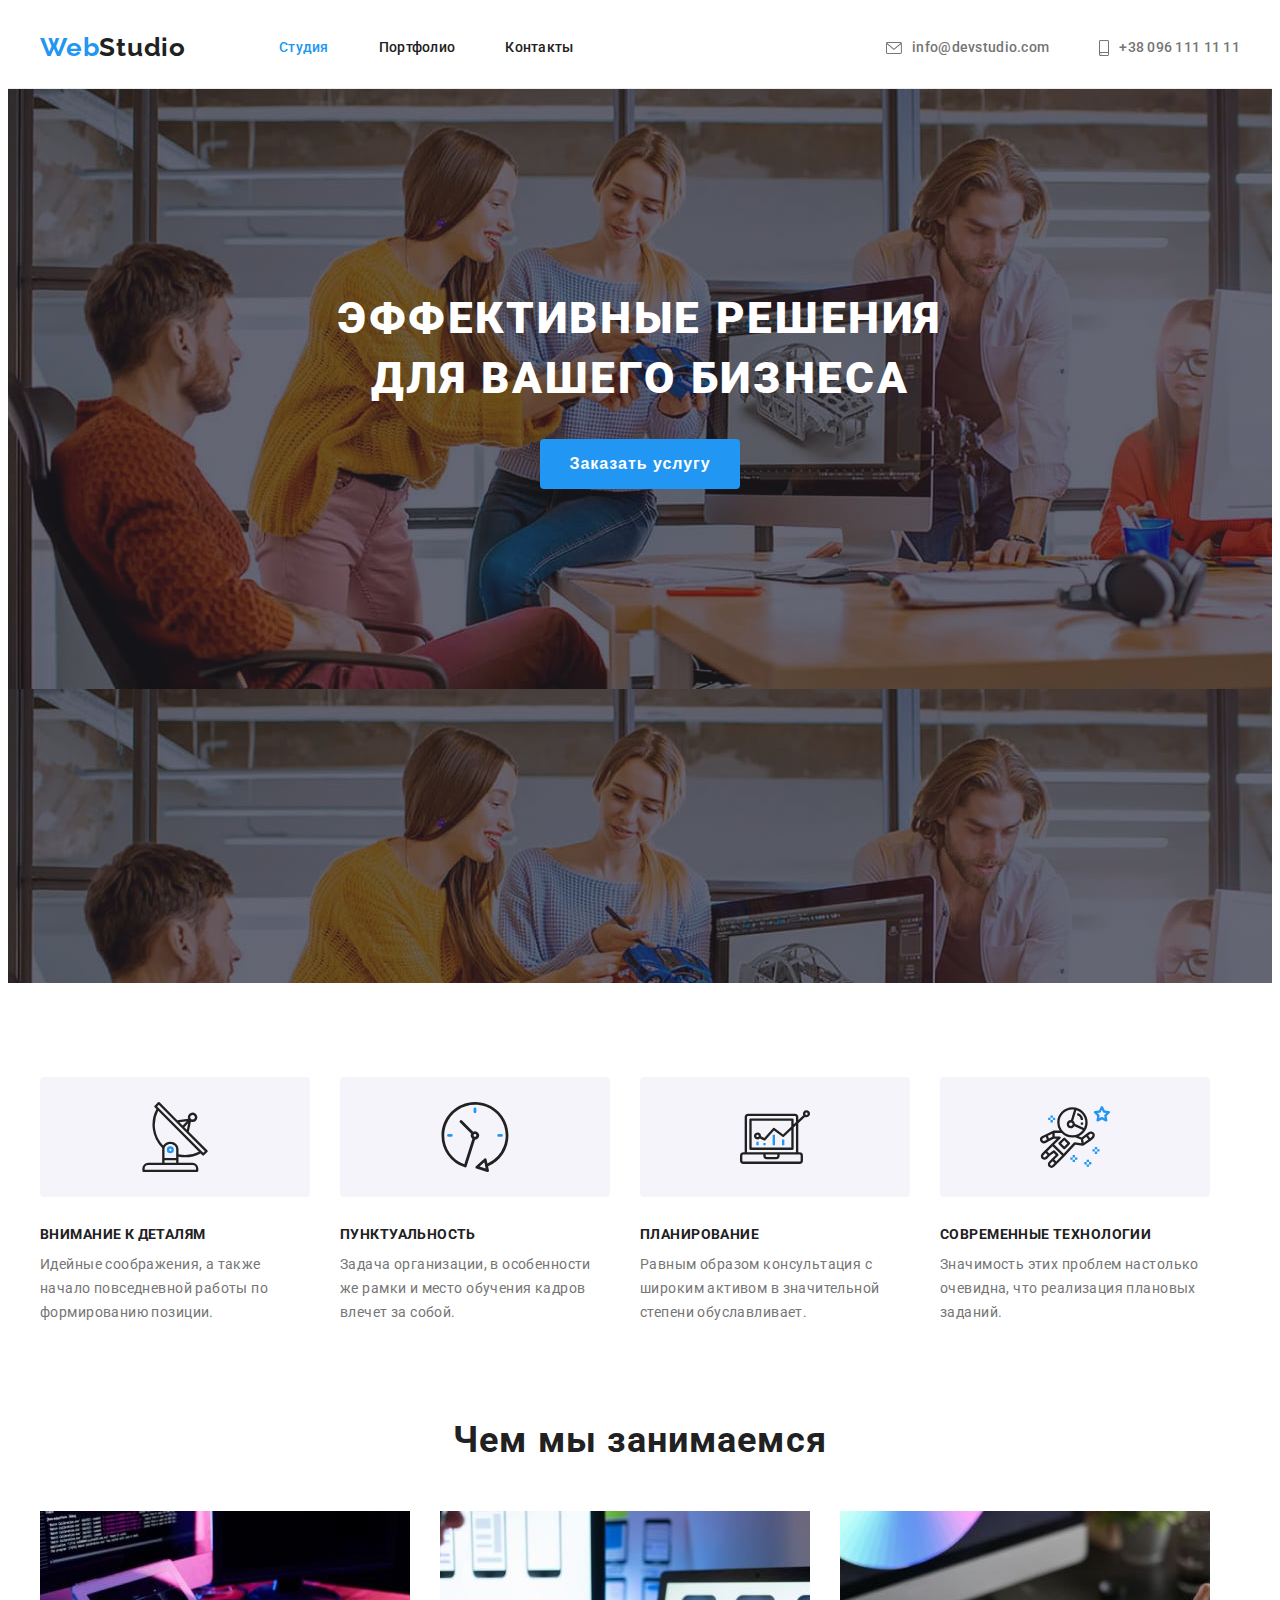
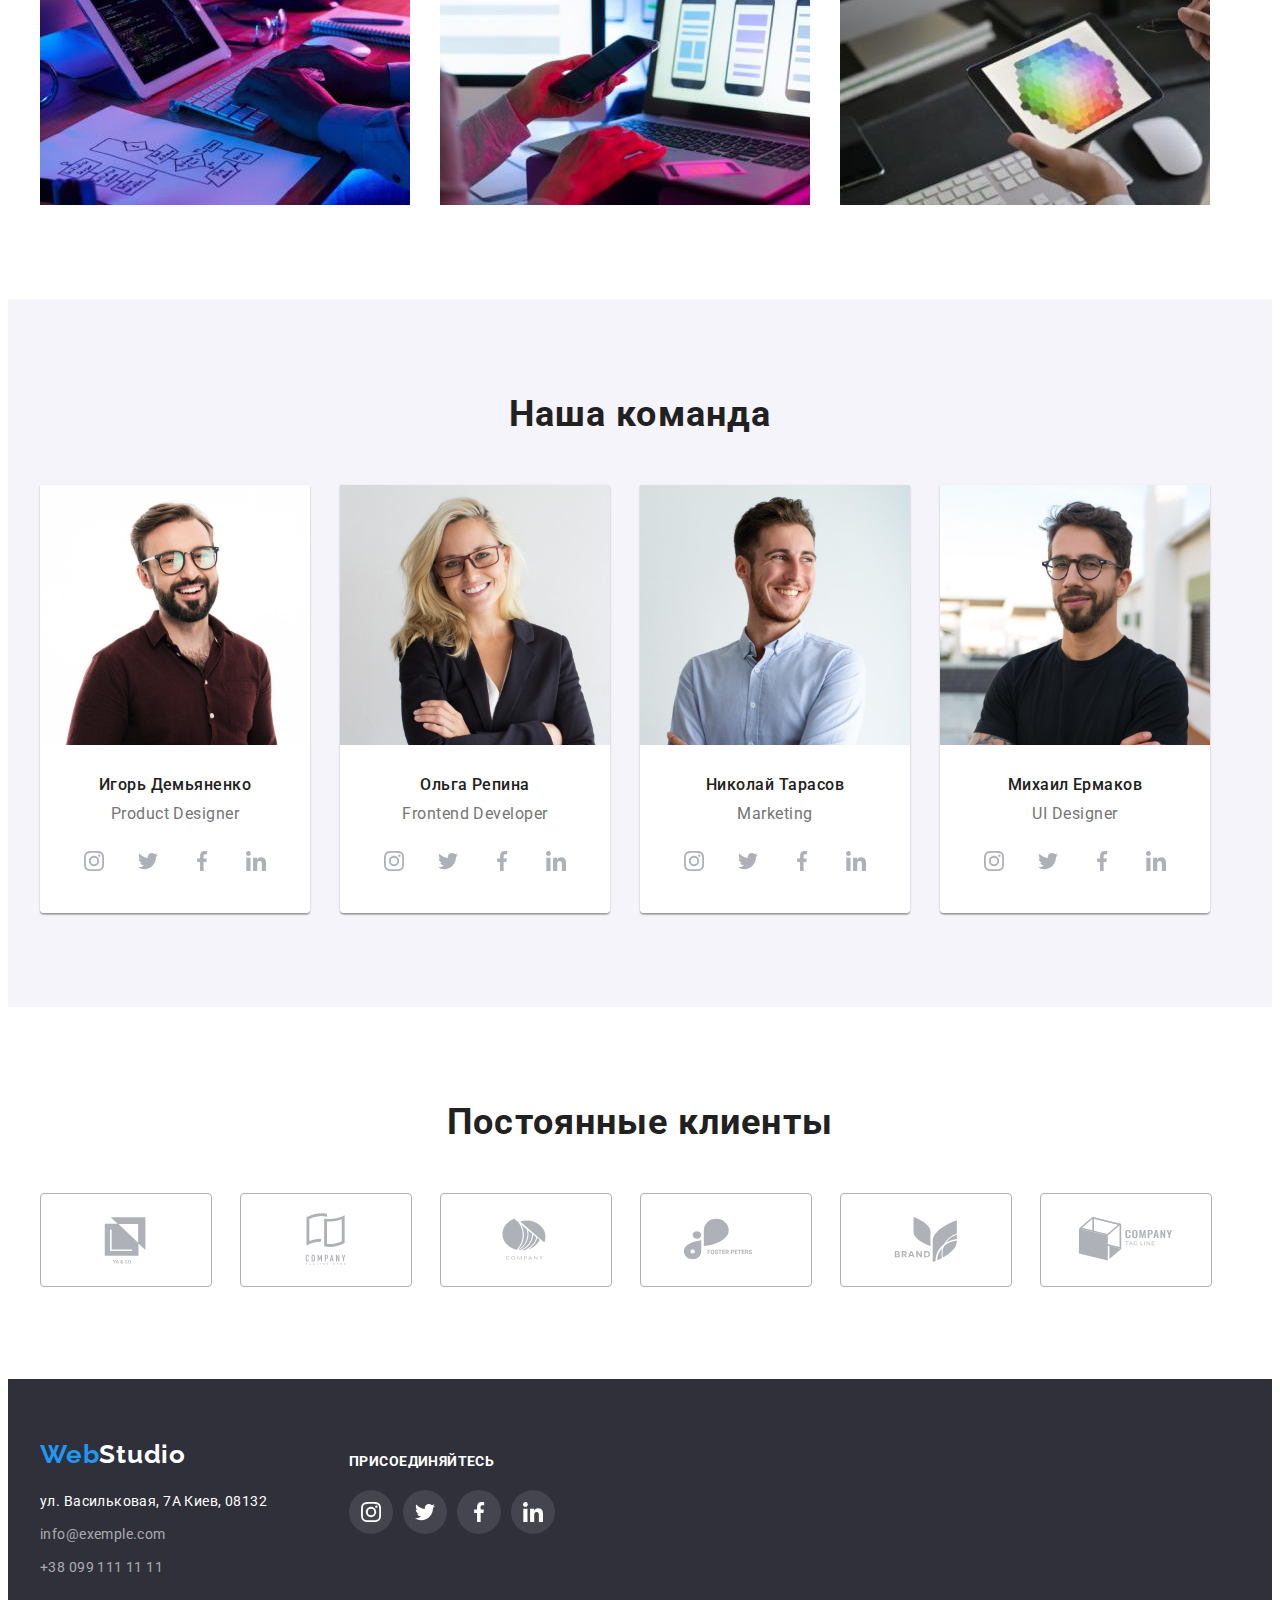
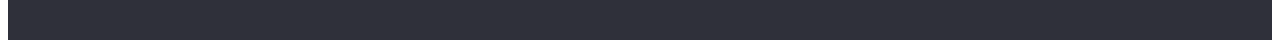
<file: index.html>
<!DOCTYPE html>
<html lang="ru">
  <head>
    <meta charset="UTF-8" />
    <meta http-equiv="X-UA-Compatible" content="IE=edge" />
    <meta name="viewport" content="width=device-width, initial-scale=1.0" />
    <link rel="preconnect" href="https://fonts.googleapis.com" />
    <link rel="preconnect" href="https://fonts.gstatic.com" crossorigin />
    <link
      href="https://fonts.googleapis.com/css2?family=Raleway:wght@700&family=Roboto:wght@400;500;700;900&display=swap"
      rel="stylesheet"
    />
    <link
      rel="stylesheet"
      href="https://cdnjs.cloudflare.com/ajax/libs/modern-normalize/1.1.0/modern-normalize.min.css"
      integrity="sha512-wpPYUAdjBVSE4KJnH1VR1HeZfpl1ub8YT/NKx4PuQ5NmX2tKuGu6U/JRp5y+Y8XG2tV+wKQpNHVUX03MfMFn9Q=="
      crossorigin="anonymous"
      referrerpolicy="no-referrer"
    />
    <link rel="stylesheet" href="./css/styles.css" />
    <title>ВебСтудия</title>
  </head>

  <body>
    <header class="header">
      <div class="container">
        <nav class="header-nav">
          <a lang="en" href="" class="logo link">Web<span class="header-accent">Studio</span></a>
          <ul class="header-list list">
            <li class="header-item">
              <a href="" class="header-link current link">Студия</a>
            </li>
            <li class="header-item">
              <a href="./portfolio.html" class="header-link link">Портфолио</a>
            </li>
            <li class="header-item">
              <a href="" class="header-link link">Контакты</a>
            </li>
          </ul>
        </nav>
        <div class="header-contacts">
          <a href="mailto:info@devstudio.com" class="header-contacts-link link" lang="en">
            <svg class="header-link-icon" width="16" height="12">
              <use href="./images/icons.svg#icon-email"></use>
            </svg>
            info@devstudio.com</a
          >
          <a href="tel:+380961111111" class="header-contacts-link link">
            <svg class="header-link-icon" width="10" height="16">
              <use href="./images/icons.svg#icon-smartphone"></use>
            </svg>
            +38 096 111 11 11</a
          >
        </div>
      </div>
    </header>

    <main>
      <section class="hero section">
        <div class="container hero-main">
          <h1 class="hero-title">
            Эффективные решения <br />
            для вашего бизнеса
          </h1>
          <button class="hero-button" type="button">Заказать услугу</button>
        </div>
      </section>

      <section class="offer section">
        <div class="container">
          <h2 class="visually-hidden">Наши преимущества</h2>
          <ul class="offer-list list">
            <li class="offer-item">
              <div class="offer-thumb">
                <svg class="offer-icon" width="70" height="70">
                  <use href="./images/icons.svg#icon-antenna"></use>
                </svg>
              </div>
              <h3 class="offer-title">Внимание к деталям</h3>
              <p class="offer-text">
                Идейные соображения, а также начало повседневной работы по формированию позиции.
              </p>
            </li>
            <li class="offer-item">
              <div class="offer-thumb">
                <svg class="offer-icon" width="70" height="70">
                  <use href="./images/icons.svg#icon-clock"></use>
                </svg>
              </div>
              <h3 class="offer-title">Пунктуальность</h3>
              <p class="offer-text">
                Задача организации, в особенности же рамки и место обучения кадров влечет за собой.
              </p>
            </li>
            <li class="offer-item">
              <div class="offer-thumb">
                <svg class="offer-icon" width="70" height="70">
                  <use href="./images/icons.svg#icon-diagram"></use>
                </svg>
              </div>
              <h3 class="offer-title">Планирование</h3>
              <p class="offer-text">
                Равным образом консультация с широким активом в значительной степени обуславливает.
              </p>
            </li>
            <li class="offer-item">
              <div class="offer-thumb">
                <svg class="offer-icon" width="70" height="70">
                  <use href="./images/icons.svg#icon-astronaut"></use>
                </svg>
              </div>
              <h3 class="offer-title">Современные технологии</h3>
              <p class="offer-text">
                Значимость этих проблем настолько очевидна, что реализация плановых заданий.
              </p>
            </li>
          </ul>
        </div>
      </section>

      <section class="about section">
        <div class="container">
          <h2 class="about-title">Чем мы занимаемся</h2>
          <ul class="about-list list">
            <li class="about-item">
              <img
                src="./images/programmer-working-img1.jpg"
                width="370"
                height="294"
                alt="Програмист"
              />
            </li>
            <li class="about-item">
              <img
                src="./images/web-ui-designer-img2.jpg"
                width="370"
                height="294"
                alt="Веб дизайнер"
              />
            </li>
            <li class="about-item">
              <img
                src="./images/creative-artist-img3.jpg"
                width="370"
                height="294"
                alt="Художник"
              />
            </li>
          </ul>
        </div>
      </section>

      <section class="team section">
        <div class="container">
          <h2 class="team-title">Наша команда</h2>
          <ul class="team-list list">
            <li class="team-item">
              <img
                src="./images/team-card-img1.jpg"
                alt="Дизайнер продукта"
                width="270"
                height="260"
              />
              <div class="team-content">
                <h3 class="team-member">Игорь Демьяненко</h3>
                <p class="team-text" lang="en">Product Designer</p>
                <ul class="socials-list list">
                  <li class="socials-item">
                    <a href="" class="socials-link link">
                      <svg class="socials-icon" width="20" height="20">
                        <use href="./images/icons.svg#icon-instagram"></use>
                      </svg>
                    </a>
                  </li>
                  <li class="socials-item">
                    <a href="" class="socials-link link">
                      <svg class="socials-icon" width="20" height="20">
                        <use href="./images/icons.svg#icon-twitter"></use>
                      </svg>
                    </a>
                  </li>
                  <li class="socials-item">
                    <a href="" class="socials-link link">
                      <svg class="socials-icon" width="20" height="20">
                        <use href="./images/icons.svg#icon-facebook"></use>
                      </svg>
                    </a>
                  </li>
                  <li class="socials-item">
                    <a href="" class="socials-link link">
                      <svg class="socials-icon" width="20" height="20">
                        <use href="./images/icons.svg#icon-linkedin"></use>
                      </svg>
                    </a>
                  </li>
                </ul>
              </div>
            </li>
            <li class="team-item">
              <img src="./images/team-card-img2.jpg" alt="Разработчик" width="270" height="260" />
              <div class="team-content">
                <h3 class="team-member">Ольга Репина</h3>
                <p class="team-text" lang="en">Frontend Developer</p>
                <ul class="socials-list list">
                  <li class="socials-item">
                    <a href="" class="socials-link link">
                      <svg class="socials-icon" width="20" height="20">
                        <use href="./images/icons.svg#icon-instagram"></use>
                      </svg>
                    </a>
                  </li>
                  <li class="socials-item">
                    <a href="" class="socials-link link">
                      <svg class="socials-icon" width="20" height="20">
                        <use href="./images/icons.svg#icon-twitter"></use>
                      </svg>
                    </a>
                  </li>
                  <li class="socials-item">
                    <a href="" class="socials-link link">
                      <svg class="socials-icon" width="20" height="20">
                        <use href="./images/icons.svg#icon-facebook"></use>
                      </svg>
                    </a>
                  </li>
                  <li class="socials-item">
                    <a href="" class="socials-link link">
                      <svg class="socials-icon" width="20" height="20">
                        <use href="./images/icons.svg#icon-linkedin"></use>
                      </svg>
                    </a>
                  </li>
                </ul>
              </div>
            </li>
            <li class="team-item">
              <img src="./images/team-card-img3.jpg" alt="Маркетолог" width="270" height="260" />
              <div class="team-content">
                <h3 class="team-member">Николай Тарасов</h3>
                <p class="team-text" lang="en">Marketing</p>
                <ul class="socials-list list">
                  <li class="socials-item">
                    <a href="" class="socials-link link">
                      <svg class="socials-icon" width="20" height="20">
                        <use href="./images/icons.svg#icon-instagram"></use>
                      </svg>
                    </a>
                  </li>
                  <li class="socials-item">
                    <a href="" class="socials-link link">
                      <svg class="socials-icon" width="20" height="20">
                        <use href="./images/icons.svg#icon-twitter"></use>
                      </svg>
                    </a>
                  </li>
                  <li class="socials-item">
                    <a href="" class="socials-link link">
                      <svg class="socials-icon" width="20" height="20">
                        <use href="./images/icons.svg#icon-facebook"></use>
                      </svg>
                    </a>
                  </li>
                  <li class="socials-item">
                    <a href="" class="socials-link link">
                      <svg class="socials-icon" width="20" height="20">
                        <use href="./images/icons.svg#icon-linkedin"></use>
                      </svg>
                    </a>
                  </li>
                </ul>
              </div>
            </li>
            <li class="team-item">
              <img
                src="./images/team-card-img4.jpg"
                alt="Дизайнер интерфейса"
                width="270"
                height="260"
              />
              <div class="team-content">
                <h3 class="team-member">Михаил Ермаков</h3>
                <p class="team-text" lang="en">UI Designer</p>
                <ul class="socials-list list">
                  <li class="socials-item">
                    <a href="" class="socials-link link">
                      <svg class="socials-icon" width="20" height="20">
                        <use href="./images/icons.svg#icon-instagram"></use>
                      </svg>
                    </a>
                  </li>
                  <li class="socials-item">
                    <a href="" class="socials-link link">
                      <svg class="socials-icon" width="20" height="20">
                        <use href="./images/icons.svg#icon-twitter"></use>
                      </svg>
                    </a>
                  </li>
                  <li class="socials-item">
                    <a href="" class="socials-link link">
                      <svg class="socials-icon" width="20" height="20">
                        <use href="./images/icons.svg#icon-facebook"></use>
                      </svg>
                    </a>
                  </li>
                  <li class="socials-item">
                    <a href="" class="socials-link link">
                      <svg class="socials-icon" width="20" height="20">
                        <use href="./images/icons.svg#icon-linkedin"></use>
                      </svg>
                    </a>
                  </li>
                </ul>
              </div>
            </li>
          </ul>
        </div>
      </section>
      <section class="clients section">
        <div class="container">
          <h2 class="clients-title">Постоянные клиенты</h2>
          <ul class="clients-list list">
            <li class="clients-item">
              <a href="" class="clients-link link">
                <svg class="clients-icon" width="106" height="60">
                  <use href="./images/icons.svg#icon-firstcomp"></use>
                </svg>
              </a>
            </li>
            <li class="clients-item">
              <a href="" class="clients-link link">
                <svg class="clients-icon" width="106" height="60">
                  <use href="./images/icons.svg#icon-secondcomp"></use>
                </svg>
              </a>
            </li>
            <li class="clients-item">
              <a href="" class="clients-link link">
                <svg class="clients-icon" width="106" height="60">
                  <use href="./images/icons.svg#icon-thirdcomp"></use>
                </svg>
              </a>
            </li>
            <li class="clients-item">
              <a href="" class="clients-link link">
                <svg class="clients-icon" width="106" height="60">
                  <use href="./images/icons.svg#icon-fosterpeters"></use>
                </svg>
              </a>
            </li>
            <li class="clients-item">
              <a href="" class="clients-link link">
                <svg class="clients-icon" width="106" height="60">
                  <use href="./images/icons.svg#icon-brandcomp"></use>
                </svg>
              </a>
            </li>
            <li class="clients-item">
              <a href="" class="clients-link link">
                <svg class="clients-icon" width="106" height="60">
                  <use href="./images/icons.svg#icon-tagline"></use>
                </svg>
              </a>
            </li>
          </ul>
        </div>
      </section>
    </main>

    <footer class="footer">
      <div class="container">
        <div class="footer-logo-contacts">
          <a lang="en" href="" class="logo link">Web<span class="footer-accent">Studio</span></a>
          <address class="footer-contacts">
            <ul class="footer-list list">
              <li class="footer-item">
                <a href="" class="footer-contacts-link link"> ул. Васильковая, 7А Киев, 08132</a>
              </li>
              <li class="footer-item">
                <a href="mailto:info@exemple.com" class="footer-contacts-link light link" lang="en"
                  >info@exemple.com</a
                >
              </li>
              <li class="footer-item">
                <a href="tel:+380991111111" class="footer-contacts-link light link"
                  >+38 099 111 11 11</a
                >
              </li>
            </ul>
          </address>
        </div>
        <div class="footer-socials">
          <h3 class="footer-socials-title">Присоединяйтесь</h3>
          <ul class="footer-socials-list list">
            <li class="footer-socials-item">
              <a href="" class="footer-socials-link link">
                <svg class="footer-socials-icon" width="20" height="20">
                  <use href="./images/icons.svg#icon-instagram"></use>
                </svg>
              </a>
            </li>
            <li class="footer-socials-item">
              <a href="" class="footer-socials-link link">
                <svg class="footer-socials-icon" width="20" height="20">
                  <use href="./images/icons.svg#icon-twitter"></use>
                </svg>
              </a>
            </li>
            <li class="footer-socials-item">
              <a href="" class="footer-socials-link link">
                <svg class="footer-socials-icon" width="20" height="20">
                  <use href="./images/icons.svg#icon-facebook"></use>
                </svg>
              </a>
            </li>
            <li class="footer-socials-item">
              <a href="" class="footer-socials-link link">
                <svg class="footer-socials-icon" width="20" height="20">
                  <use href="./images/icons.svg#icon-linkedin"></use>
                </svg>
              </a>
            </li>
          </ul>
        </div>
      </div>
    </footer>
  </body>
</html>
</file>
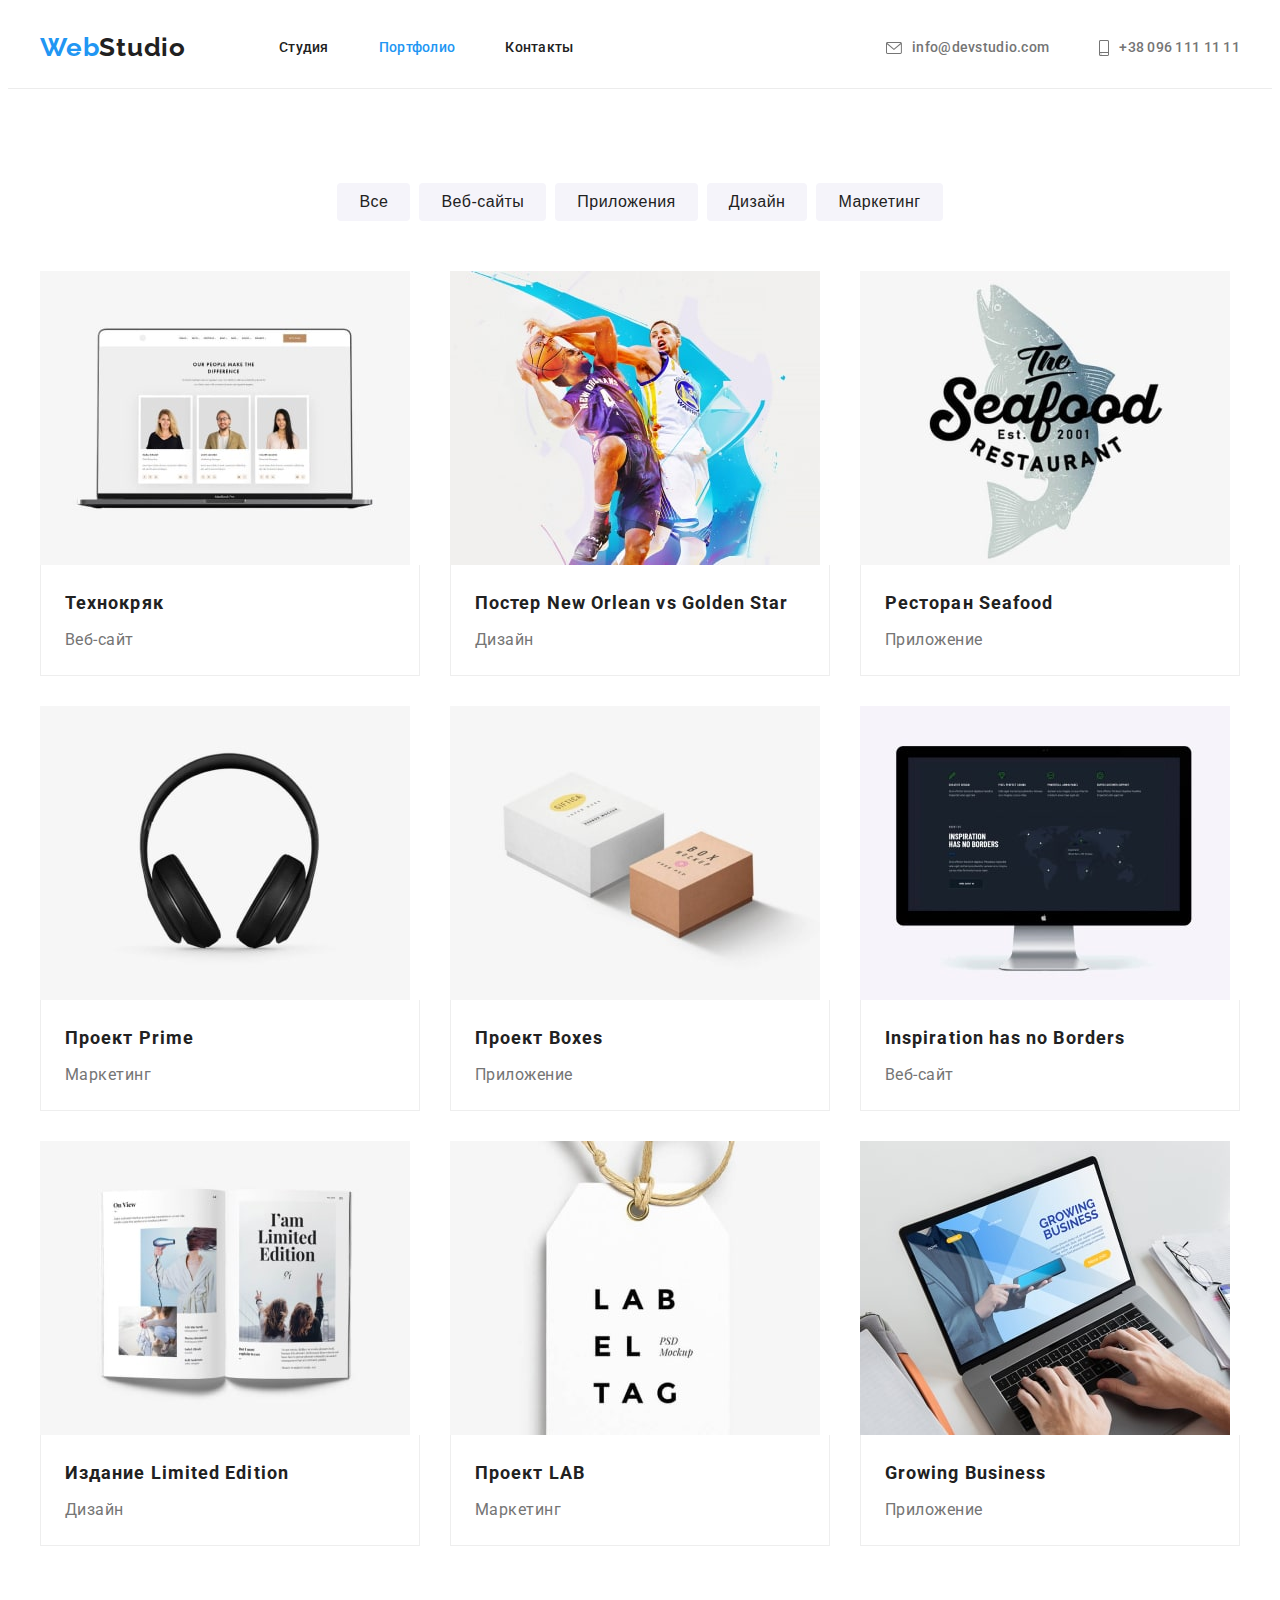
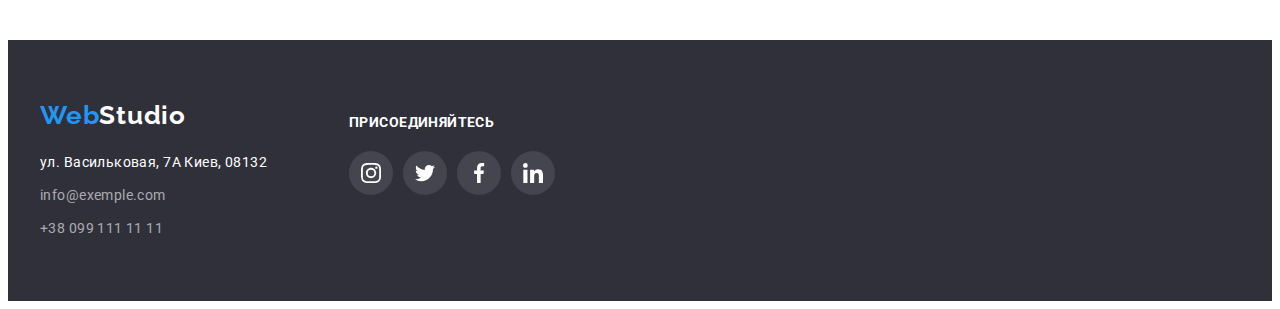
<file: portfolio.html>
<!DOCTYPE html>
<html lang="ru">
  <head>
    <meta charset="UTF-8" />
    <meta http-equiv="X-UA-Compatible" content="IE=edge" />
    <meta name="viewport" content="width=device-width, initial-scale=1.0" />
    <link rel="preconnect" href="https://fonts.googleapis.com" />
    <link rel="preconnect" href="https://fonts.gstatic.com" crossorigin />
    <link
      href="https://fonts.googleapis.com/css2?family=Raleway:wght@700&family=Roboto:wght@400;500;700;900&display=swap"
      rel="stylesheet"
    />
    <link
      rel="stylesheet"
      href="https://cdnjs.cloudflare.com/ajax/libs/modern-normalize/1.1.0/modern-normalize.min.css"
      integrity="sha512-wpPYUAdjBVSE4KJnH1VR1HeZfpl1ub8YT/NKx4PuQ5NmX2tKuGu6U/JRp5y+Y8XG2tV+wKQpNHVUX03MfMFn9Q=="
      crossorigin="anonymous"
      referrerpolicy="no-referrer"
    />
    <link rel="stylesheet" href="./css/styles.css" />
    <title>Студия</title>
  </head>

  <body>
    <header class="header">
      <div class="container">
        <nav class="header-nav">
          <a lang="en" href="" class="logo link">Web<span class="header-accent">Studio</span></a>
          <ul class="header-list list">
            <li class="header-item">
              <a href="./index.html" class="header-link link">Студия</a>
            </li>
            <li class="header-item">
              <a href="" class="header-link current link">Портфолио</a>
            </li>
            <li class="header-item">
              <a href="" class="header-link link">Контакты</a>
            </li>
          </ul>
        </nav>
        <div class="header-contacts">
          <a href="mailto:info@devstudio.com" class="header-contacts-link link" lang="en">
            <svg class="header-link-icon" width="16" height="12">
              <use href="./images/icons.svg#icon-email"></use>
            </svg>
            info@devstudio.com</a
          >
          <a href="tel:+380961111111" class="header-contacts-link link">
            <svg class="header-link-icon" width="10" height="16">
              <use href="./images/icons.svg#icon-smartphone"></use>
            </svg>
            +38 096 111 11 11</a
          >
        </div>
      </div>
    </header>

    <main>
      <section class="portfolio section">
        <div class="container">
          <ul class="filter-list list">
            <li class="filter-item"><button class="button" type="button">Все</button></li>
            <li class="filter-item"><button class="button" type="button">Веб-сайты</button></li>
            <li class="filter-item"><button class="button" type="button">Приложения</button></li>
            <li class="filter-item"><button class="button" type="button">Дизайн</button></li>
            <li class="filter-item"><button class="button" type="button">Маркетинг</button></li>
          </ul>
          <ul class="examples-list list">
            <li class="examples-item">
              <a href="" class="examples-link link">
                <img src="./images/technocrack.jpg" width="370" height="294" alt="Технокряк" />
                <div class="examples-content">
                  <h3 class="examples-title">Технокряк</h3>
                  <p class="examples-text">Веб-сайт</p>
                </div>
              </a>
            </li>
            <li class="examples-item">
              <a href="" class="examples-link link">
                <img src="./images/poster.jpg" width="370" height="294" alt="Постер" />
                <div class="examples-content">
                  <h3 class="examples-title">
                    Постер <span lang="en">New Orlean vs Golden Star</span>
                  </h3>
                  <p class="examples-text">Дизайн</p>
                </div>
              </a>
            </li>
            <li class="examples-item">
              <a href="" class="examples-link link">
                <img src="./images/seafood.jpg" width="370" height="294" alt="Ресторан" />
                <div class="examples-content">
                  <h3 class="examples-title">Ресторан <span lang="en">Seafood</span></h3>
                  <p class="examples-text">Приложение</p>
                </div>
              </a>
            </li>
            <li class="examples-item">
              <a href="" class="examples-link link">
                <img src="./images/prime.jpg" width="370" height="294" alt="Прайм" />
                <div class="examples-content">
                  <h3 class="examples-title">Проект <span lang="en">Prime</span></h3>
                  <p class="examples-text">Маркетинг</p>
                </div>
              </a>
            </li>
            <li class="examples-item">
              <a href="" class="examples-link link">
                <img src="./images/boxes.jpg" width="370" height="294" alt="Коробочки" />
                <div class="examples-content">
                  <h3 class="examples-title">Проект <span lang="en">Boxes</span></h3>
                  <p class="examples-text">Приложение</p>
                </div>
              </a>
            </li>
            <li class="examples-item">
              <a href="" class="examples-link link">
                <img src="./images/inspiration.jpg" width="370" height="294" alt="Вдохновение" />
                <div class="examples-content">
                  <h3 class="examples-title" lang="en">Inspiration has no Borders</h3>
                  <p class="examples-text">Веб-сайт</p>
                </div>
              </a>
            </li>
            <li class="examples-item">
              <a href="" class="examples-link link">
                <img src="./images/limited.jpg" width="370" height="294" alt="Издание" />
                <div class="examples-content">
                  <h3 class="examples-title">Издание <span lang="en">Limited Edition</span></h3>
                  <p class="examples-text">Дизайн</p>
                </div>
              </a>
            </li>
            <li class="examples-item">
              <a href="" class="examples-link link">
                <img src="./images/lab.jpg" width="370" height="294" alt="ЛАБ" />
                <div class="examples-content">
                  <h3 class="examples-title">Проект <span lang="en">LAB</span></h3>
                  <p class="examples-text">Маркетинг</p>
                </div>
              </a>
            </li>
            <li class="examples-item">
              <a href="" class="examples-link link">
                <img src="./images/growing.jpg" width="370" height="294" alt="Бизнес>" />
                <div class="examples-content">
                  <h3 class="examples-title" lang="en">Growing Business</h3>
                  <p class="examples-text">Приложение</p>
                </div>
              </a>
            </li>
          </ul>
        </div>
      </section>
    </main>

    <footer class="footer">
      <div class="container">
        <div class="footer-logo-contacts">
          <a lang="en" href="" class="logo link">Web<span class="footer-accent">Studio</span></a>
          <address class="footer-contacts">
            <ul class="footer-list list">
              <li class="footer-item">
                <a href="" class="footer-contacts-link link"> ул. Васильковая, 7А Киев, 08132</a>
              </li>
              <li class="footer-item">
                <a href="mailto:info@exemple.com" class="footer-contacts-link light link" lang="en"
                  >info@exemple.com</a
                >
              </li>
              <li class="footer-item">
                <a href="tel:+380991111111" class="footer-contacts-link light link"
                  >+38 099 111 11 11</a
                >
              </li>
            </ul>
          </address>
        </div>
        <div class="footer-socials">
          <h3 class="footer-socials-title">Присоединяйтесь</h3>
          <ul class="footer-socials-list list">
            <li class="footer-socials-item">
              <a href="" class="footer-socials-link link">
                <svg class="footer-socials-icon" width="20" height="20">
                  <use href="./images/icons.svg#icon-instagram"></use>
                </svg>
              </a>
            </li>
            <li class="footer-socials-item">
              <a href="" class="footer-socials-link link">
                <svg class="footer-socials-icon" width="20" height="20">
                  <use href="./images/icons.svg#icon-twitter"></use>
                </svg>
              </a>
            </li>
            <li class="footer-socials-item">
              <a href="" class="footer-socials-link link">
                <svg class="footer-socials-icon" width="20" height="20">
                  <use href="./images/icons.svg#icon-facebook"></use>
                </svg>
              </a>
            </li>
            <li class="footer-socials-item">
              <a href="" class="footer-socials-link link">
                <svg class="footer-socials-icon" width="20" height="20">
                  <use href="./images/icons.svg#icon-linkedin"></use>
                </svg>
              </a>
            </li>
          </ul>
        </div>
      </div>
    </footer>
  </body>
</html>
</file>
<file: css/styles.css>
:root {
  --main-title-color: #ffffff;
  --secondary-title-color: #212121;
  --main-text-color: #757575;
  --secondary-text-color: #ffffff;
  --accent-color: #2196f3;
}

body {
  font-family: 'Roboto', sans-serif;
  color: #212121;
}

p,
h1,
h2,
h3,
h4,
h5,
h6 {
  margin-top: 0;
  margin-bottom: 0;
}

ul {
  margin-top: 0;
  margin-bottom: 0;
  padding-left: 0;
}

img {
  display: block;
  max-width: 100%;
  height: auto;
}

.list {
  list-style: none;
}

.link {
  text-decoration: none;
}

.container {
  width: 1200px;
  padding-left: 15px;
  padding-right: 15px;
  margin: 0 auto;
}

.section {
  padding: 94px 0px;
}

.visually-hidden {
  position: absolute;
  width: 1px;
  height: 1px;
  margin: -1px;
  border: 0;
  padding: 0;
  white-space: nowrap;
  clip-path: inset(100%);
  clip: rect(0 0 0 0);
  overflow: hidden;
}

/* ---------HEADER---------- */

.header {
  background-color: #ffffff;
  border-bottom: 1px solid #ececec;
}

.header .container {
  display: flex;
  align-items: center;
}

.header-nav {
  display: flex;
  align-items: center;
}

.logo {
  font-family: 'Raleway', sans-serif;
  font-weight: 700;
  font-size: 26px;
  line-height: 1.2;
  letter-spacing: 0.03em;
  color: #2196f3;

  margin-right: 93px;
}

.header-accent {
  color: #212121;
}

.header-list {
  display: flex;
}

.header-item:not(:last-child) {
  margin-right: 50px;
}

.header-link {
  display: block;
  font-weight: 500;
  font-size: 14px;
  line-height: 1.14;
  letter-spacing: 0.02em;
  color: #212121;
  padding: 32px 0px;
}

.header-link:hover,
.header-link:focus {
  color: var(--accent-color);
}

.header-contacts {
  margin-left: auto;
  display: flex;
  align-items: center;
}

.header-contacts-link {
  display: flex;
  font-weight: 500;
  font-size: 14px;
  line-height: 1.14;
  letter-spacing: 0.02em;
  color: var(--main-text-color);
  padding: 32px 0px;
  align-items: center;
}

.header-contacts-link + .header-contacts-link {
  margin-left: 50px;
}

.header-contacts-link:hover,
.header-contacts-link:focus {
  color: var(--accent-color);
}

.current {
  color: var(--accent-color);
}

.header-link-icon {
  margin-right: 10px;
  fill: currentColor;
}

/* ----------HERO----------- */

.hero {
  background-color: #c4c4c4;
  background-image: linear-gradient(rgba(47, 48, 58, 0.4), rgba(47, 48, 58, 0.4)),
    url('../images/hero-image.jpg');
  max-width: 1600px;
  height: 600px;
  padding-top: 200px;
  margin: 0 auto;
}

.hero-title {
  font-weight: 900;
  font-size: 44px;
  line-height: 1.36;
  text-align: center;
  letter-spacing: 0.06em;
  text-transform: uppercase;
  color: var(--main-title-color);

  margin-bottom: 30px;
}
.hero-button {
  width: 200px;
  height: 50px;
  border: none;
  border-radius: 4px;

  background-color: #2196f3;
  font-weight: 700;
  font-size: 16px;
  line-height: 1.87;
  letter-spacing: 0.06em;
  color: #ffffff;
  cursor: pointer;
  display: block;
  margin: 0 auto;
}

/* ----------OFFER----------- */

.offer {
  padding-bottom: 0px;
}

.offer-list {
  display: flex;
}

.offer-thumb {
  display: flex;
  width: 100%;
  height: 120px;
  justify-content: center;
  align-items: center;
  margin-bottom: 30px;
  background-color: #f5f4fa;
  border-radius: 4px;
}

.offer-title {
  font-weight: 700;
  font-size: 14px;
  line-height: 1.14;
  letter-spacing: 0.03em;
  text-transform: uppercase;
  color: var(--secondary-title-color);
  margin-bottom: 10px;
}

.offer-text {
  max-width: 270px;
  font-size: 14px;
  line-height: 1.71;
  letter-spacing: 0.03em;
  color: var(--main-text-color);
}

.offer-item:not(:last-child) {
  margin-right: 30px;
}

/* --------ABOUT------------ */

.about-title {
  font-weight: 700;
  font-size: 36px;
  line-height: 1.17;
  text-align: center;
  letter-spacing: 0.03em;
  color: var(--secondary-title-color);
  margin-bottom: 50px;
}

.about-list {
  display: flex;
}

.about-item:not(:last-child) {
  margin-right: 30px;
}

/* ---------TEAM----------- */

.team {
  background-color: #f5f4fa;
}

.team-title {
  font-weight: 700;
  font-size: 36px;
  line-height: 1.17;
  text-align: center;
  letter-spacing: 0.03em;
  color: var(--secondary-title-color);
  margin-bottom: 50px;
}

.team-list {
  display: flex;
}

.team-item {
  box-shadow: 0px 1px 3px rgba(0, 0, 0, 0.12), 0px 1px 1px rgba(0, 0, 0, 0.14),
    0px 2px 1px rgba(0, 0, 0, 0.2);
  border-radius: 0 0 4px 4px;
  overflow: hidden;
}

.team-item:not(:last-child) {
  margin-right: 30px;
}

.team-content {
  padding: 30px 0;
  text-align: center;
  background-color: #ffffff;
}

.team-member {
  font-weight: 500;
  font-size: 16px;
  line-height: 1.19;
  letter-spacing: 0.03em;
  color: var(--secondary-title-color);
  margin-bottom: 10px;
}
.team-text {
  font-size: 16px;
  line-height: 1.19;
  letter-spacing: 0.03em;
  color: var(--main-text-color);
  margin-bottom: 16px;
}

.socials-list {
  display: flex;
  justify-content: center;
}

.socials-item {
  width: 44px;
  height: 44px;
}

.socials-icon {
  fill: #afb1b8;
}

.socials-item:not(:last-child) {
  margin-right: 10px;
}

.socials-link {
  width: 100%;
  height: 100%;
  display: flex;
  align-items: center;
  justify-content: center;
  border-radius: 50%;
  background-color: #ffffff;
}

.socials-link:hover,
.socials-link:focus,
.socials-link:hover .socials-icon,
.socials-link:focus .socials-icon {
  fill: #ffffff;
  background-color: var(--accent-color);
}

/* ---------CLIENTS--------- */

.clients-title {
  font-weight: 700;
  font-size: 36px;
  line-height: 1.17;
  text-align: center;
  letter-spacing: 0.03em;
  color: var(--secondary-title-color);
  margin-bottom: 50px;
}

.clients-list {
  display: flex;
}

.clients-item {
  width: 170px;
  height: 92px;
}

.clients-link {
  width: 100%;
  height: 100%;
  display: flex;
  align-items: center;
  justify-content: center;
  border: 1px solid #afb1b8;
  border-radius: 4px;
}

.clients-item:not(:last-child) {
  margin-right: 30px;
}

.clients-icon {
  fill: #afb1b8;
}

.clients-link:hover .clients-icon,
.clients-link:focus .clients-icon {
  fill: var(--accent-color);
}

.clients-link:hover,
.clients-link:focus {
  border: 1px solid var(--accent-color);
}

/* ---------FOOTER---------- */

.footer {
  background-color: #2f303a;
  padding: 60px 0;
}

.footer .container {
  display: flex;
}

.footer-contacts-link {
  font-style: normal;
  font-size: 14px;
  line-height: 1.71;
  letter-spacing: 0.03em;
  color: var(--secondary-text-color);
}
.light {
  color: rgba(255, 255, 255, 0.6);
}
.footer-contacts {
  margin-top: 20px;
}

.footer-item:not(:last-child) {
  margin-bottom: 9px;
}

.footer-contacts-link:hover,
.footer-contacts-link:focus {
  color: var(--accent-color);
}
.footer-accent {
  color: #ffffff;
}
.footer-logo-contacts {
  margin-right: 70px;
}

.footer-socials {
  margin-top: 15px;
}

.footer-socials-title {
  font-weight: 700;
  font-size: 14px;
  line-height: 1.14;
  letter-spacing: 0.03em;
  text-transform: uppercase;
  color: #ffffff;
  margin-bottom: 20px;
}

.footer-socials-list {
  display: flex;
}

.footer-socials-item {
  width: 44px;
  height: 44px;
}

.footer-socials-icon {
  fill: #ffffff;
}

.footer-socials-item:not(:last-child) {
  margin-right: 10px;
}

.footer-socials-link {
  width: 100%;
  height: 100%;
  display: flex;
  align-items: center;
  justify-content: center;
  border-radius: 50%;
  background-color: rgba(255, 255, 255, 0.1);
}

.footer-socials-link:hover,
.footer-socials-link:focus {
  background-color: var(--accent-color);
}

/* ---------PORTFOLIO-------- */

/* ---------FILTER----------- */

.filter-list {
  display: flex;
  margin-bottom: 50px;
  justify-content: center;
}

.filter-item:not(:last-child) {
  margin-right: 9px;
}

.button {
  color: #212121;
  background-color: #f5f4fa;

  font-weight: 500;
  font-size: 16px;
  line-height: 1.62;
  letter-spacing: 0.03em;
  text-decoration: none;
  cursor: pointer;
  border: 0;
  border-radius: 4px;
  padding: 6px 22px;
}

.button:hover,
.button:focus {
  background-color: var(--accent-color);
  color: var(--secondary-text-color);
  box-shadow: 0px 3px 1px rgba(0, 0, 0, 0.1), 0px 1px 2px rgba(0, 0, 0, 0.08),
    0px 2px 2px rgba(0, 0, 0, 0.12);
}

/* ---------EXAMPLES----------- */

.examples-list {
  display: flex;
  flex-wrap: wrap;

  margin-left: -30px;
  margin-top: -30px;
}

.examples-list > .examples-item {
  flex-basis: calc(100% / 3 - 30px);
  margin-left: 30px;
  margin-top: 30px;
}

.examples-content {
  padding: 20px 24px;
  border-left: 1px solid #eeeeee;
  border-right: 1px solid #eeeeee;
  border-bottom: 1px solid #eeeeee;
}

.examples-title {
  font-weight: 700;
  font-size: 18px;
  line-height: 2;
  letter-spacing: 0.06em;
  color: var(--secondary-title-color);
  margin-bottom: 4px;
}

.examples-text {
  font-size: 16px;
  line-height: 1.87;
  letter-spacing: 0.03em;
  color: var(--main-text-color);
}

.examples-item:hover {
  box-shadow: 0px 1px 1px rgba(0, 0, 0, 0.12), 0px 4px 4px rgba(0, 0, 0, 0.06),
    1px 4px 6px rgba(0, 0, 0, 0.16);
}
</file>
